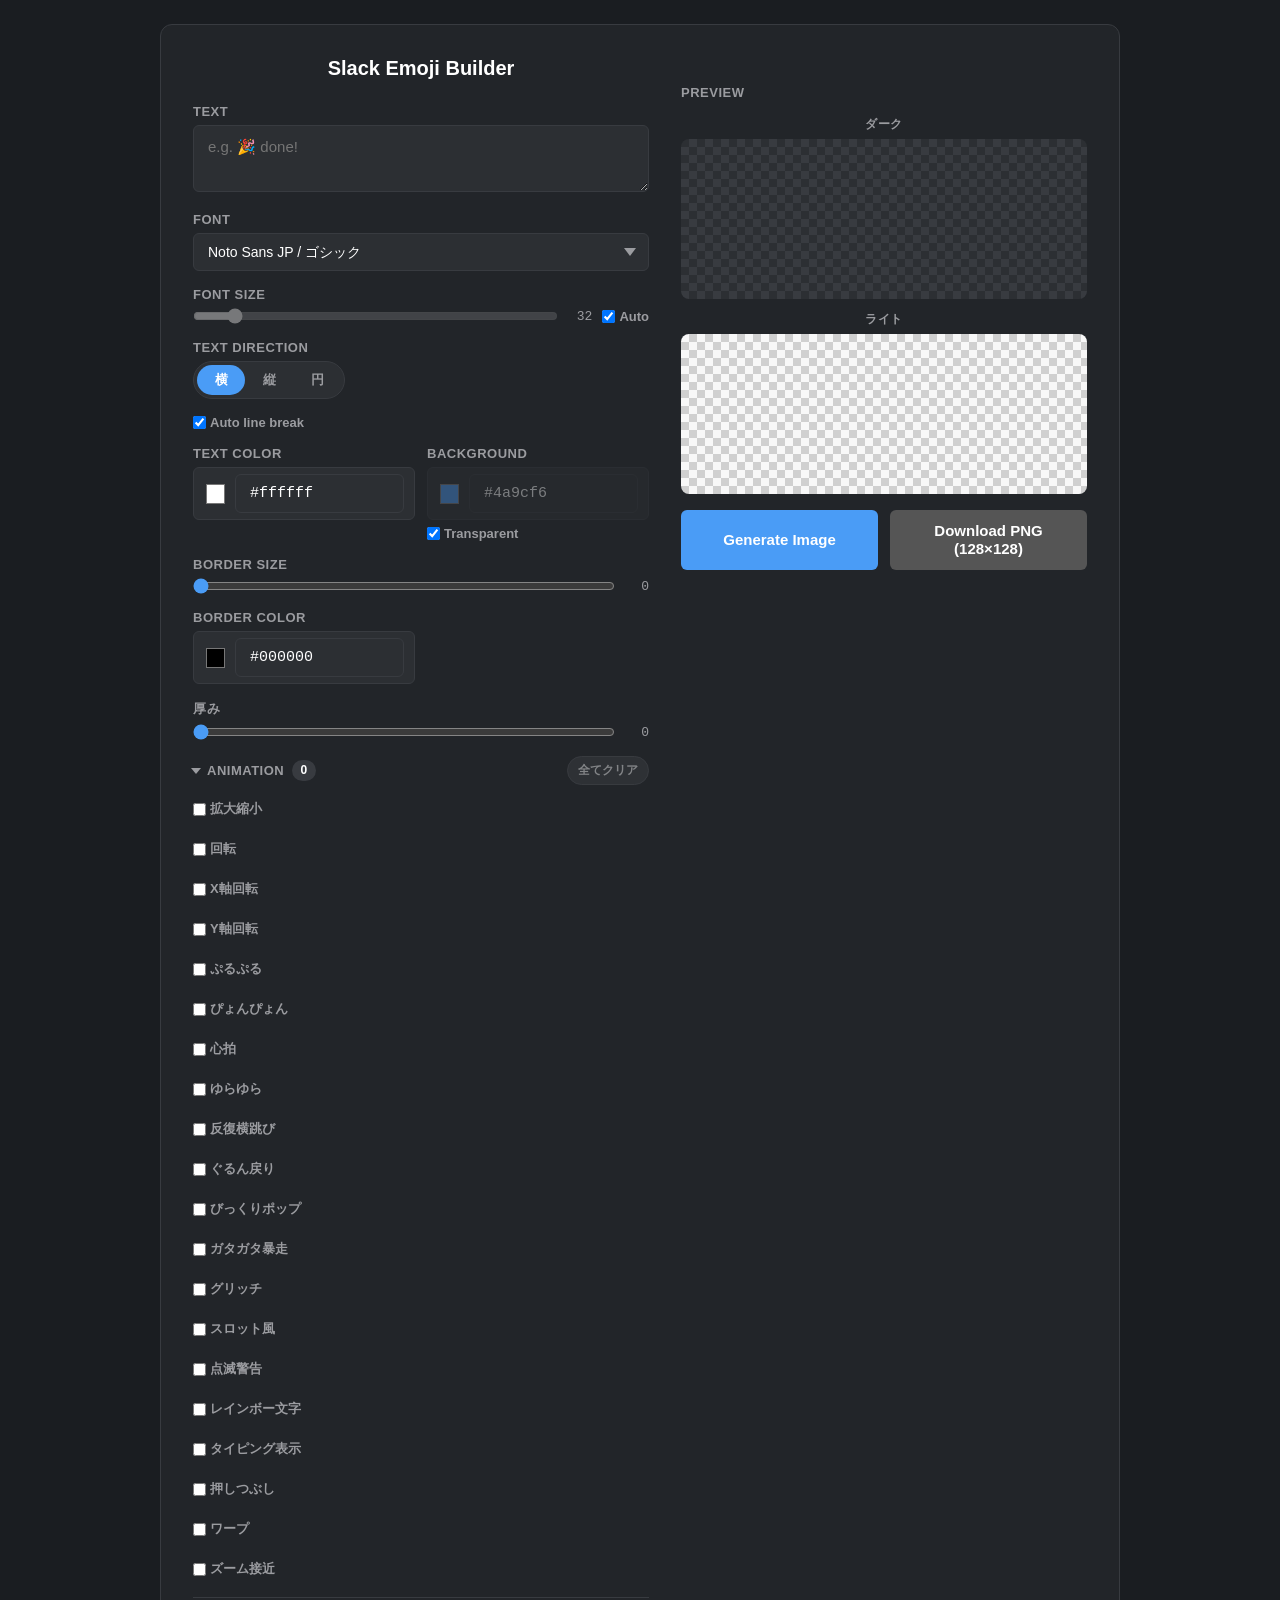
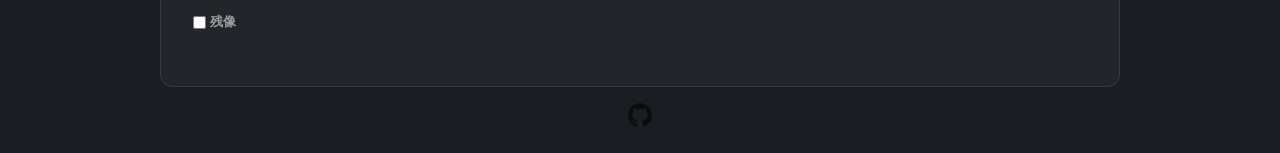
<file: src/index.html>
<!DOCTYPE html>
<html lang="en">
<head>
  <meta charset="UTF-8">
  <meta name="viewport" content="width=device-width, initial-scale=1.0">
  <title>Slack Emoji Builder</title>
  <link rel="preconnect" href="https://fonts.googleapis.com">
  <link rel="preconnect" href="https://fonts.gstatic.com" crossorigin>
  <link href="https://fonts.googleapis.com/css2?family=Dela+Gothic+One&family=DotGothic16&family=M+PLUS+1p:wght@400;700;900&family=M+PLUS+Rounded+1c:wght@400;700;900&family=Noto+Sans+JP:wght@400;700;900&family=Noto+Serif+JP:wght@400;700;900&family=Zen+Maru+Gothic:wght@400;700;900&display=swap" rel="stylesheet">
  <link rel="stylesheet" href="style.css" />
</head>
<body>
  <div class="container">
    <div class="form-section">
      <h1>Slack Emoji Builder</h1>

      <div class="field">
        <label for="text-input">Text</label>
        <textarea id="text-input" placeholder="e.g. 🎉 done!" rows="2"></textarea>
      </div>

      <div class="field">
        <label for="font-family">Font</label>
        <select id="font-family">
          <option value="&quot;Noto Sans JP&quot;, &quot;Hiragino Sans&quot;, &quot;Yu Gothic&quot;, Meiryo, sans-serif" selected>Noto Sans JP / ゴシック</option>
          <option value="&quot;Noto Serif JP&quot;, &quot;Yu Mincho&quot;, &quot;Hiragino Mincho ProN&quot;, serif">Noto Serif JP / 明朝</option>
          <option value="&quot;M PLUS 1p&quot;, &quot;Noto Sans JP&quot;, sans-serif">M PLUS 1p / 角丸ゴシック</option>
          <option value="&quot;M PLUS Rounded 1c&quot;, &quot;Noto Sans JP&quot;, sans-serif">M PLUS Rounded 1c / 丸ゴシック</option>
          <option value="&quot;Zen Maru Gothic&quot;, &quot;Noto Sans JP&quot;, sans-serif">Zen Maru Gothic / やわらか丸ゴシック</option>
          <option value="&quot;Dela Gothic One&quot;, &quot;Noto Sans JP&quot;, sans-serif">Dela Gothic One / 太字見出し</option>
          <option value="&quot;DotGothic16&quot;, &quot;Noto Sans JP&quot;, monospace">DotGothic16 / ドット</option>
          <option value="system-ui, -apple-system, BlinkMacSystemFont, &quot;Segoe UI&quot;, &quot;Hiragino Sans&quot;, &quot;Yu Gothic&quot;, Meiryo, sans-serif">システム日本語ゴシック</option>
        </select>
      </div>

      <div class="field">
        <label for="font-size">Font size</label>
        <div class="font-size-row font-size-control-row">
          <input type="range" id="font-size" />
          <span id="font-size-value" class="font-size-value"></span>
          <label class="auto-label">
            <input type="checkbox" id="font-size-auto" checked />
            Auto
          </label>
        </div>
      </div>

      <div class="field">
        <label>Text direction</label>
        <div class="direction-toggle" id="direction-toggle">
          <span class="direction-indicator" id="direction-indicator"></span>
          <button type="button" class="direction-btn active" data-direction="horizontal">横</button>
          <button type="button" class="direction-btn" data-direction="vertical">縦</button>
          <button type="button" class="direction-btn" data-direction="circle">円</button>
        </div>
      </div>

      <div class="field" id="circle-diameter-field" hidden>
        <label for="circle-diameter">円の直径</label>
        <div class="font-size-row">
          <input type="range" id="circle-diameter" />
          <span id="circle-diameter-value" class="font-size-value"></span>
        </div>
      </div>

      <div class="field" id="line-break-field">
        <label class="auto-label">
          <input type="checkbox" id="line-break" checked />
          Auto line break
        </label>
      </div>

      <div class="color-row">
        <div class="field">
          <label>Text color</label>
          <div class="color-input-wrap">
            <input type="color" id="text-color" value="#ffffff" />
            <input type="text" class="color-hex" id="text-color-hex" value="#ffffff" maxlength="7" spellcheck="false" />
          </div>
        </div>
        <div class="field">
          <label>Background</label>
          <div class="color-input-wrap" id="bg-color-wrap">
            <input type="color" id="bg-color" value="#4a9cf6" />
            <input type="text" class="color-hex" id="bg-color-hex" value="#4a9cf6" maxlength="7" spellcheck="false" />
          </div>
          <label class="auto-label">
            <input type="checkbox" id="bg-transparent" checked />
            Transparent
          </label>
        </div>
      </div>

      <div class="field">
        <label for="border-size">Border size</label>
        <div class="font-size-row">
          <input type="range" id="border-size" />
          <span id="border-size-value" class="font-size-value"></span>
        </div>
      </div>

      <div class="color-row">
        <div class="field">
          <label>Border color</label>
          <div class="color-input-wrap">
            <input type="color" id="border-color" value="#000000" />
            <input type="text" class="color-hex" id="border-color-hex" value="#000000" maxlength="7" spellcheck="false" />
          </div>
        </div>
        <div class="field"></div>
      </div>

      <div class="field">
        <label for="depth-size">厚み</label>
        <div class="font-size-row">
          <input type="range" id="depth-size" />
          <span id="depth-size-value" class="font-size-value"></span>
        </div>
      </div>

      <div class="field animation-field">
        <div class="animation-header">
          <button type="button" class="animation-toggle" id="animation-toggle" aria-expanded="true" aria-controls="animation-body">
            <span class="animation-chevron" id="animation-chevron" aria-hidden="true"></span>
            <span class="animation-title">ANIMATION</span>
            <span class="animation-count" id="animation-count">0</span>
          </button>
          <button type="button" class="animation-clear-btn" id="animation-clear-btn">全てクリア</button>
        </div>
        <div class="animation-body" id="animation-body">
          <div class="anim-container" id="anim-container"></div>
        </div>
      </div>
    </div>

    <div class="preview-section" id="preview-section">
      <span class="preview-label">Preview</span>
      <div class="preview-panels">
        <div class="preview-panel">
          <span class="preview-theme-label">ダーク</span>
          <div class="canvas-wrap canvas-wrap--dark" id="canvas-wrap-dark"></div>
        </div>
        <div class="preview-panel">
          <span class="preview-theme-label">ライト</span>
          <div class="canvas-wrap canvas-wrap--light" id="canvas-wrap-light"></div>
        </div>
      </div>
      <div class="field preview-frame-slider" id="preview-frame-slider" hidden>
        <div class="frame-slider-header">
          <label for="frame-slider">フレーム</label>
          <label class="auto-label">
            <input type="checkbox" id="frame-autoplay" checked />
            自動再生
          </label>
        </div>
        <div class="font-size-row">
          <input type="range" id="frame-slider" min="0" max="0" value="0" step="1" />
          <span id="frame-slider-value" class="font-size-value">0</span>
        </div>
      </div>
      <div class="preview-actions">
        <button type="button" id="generate-btn">Generate Image</button>
        <a id="download-link" download="emoji.png">
          <button class="download-btn" id="download-btn" disabled>Download PNG</button>
        </a>
      </div>
    </div>
  </div>

  <a href="https://github.com/matsudamper/slack-emoji-builder" class="github-link" target="_blank" rel="noopener noreferrer" aria-label="GitHubで表示">
    <svg class="github-icon" viewBox="0 0 98 96" xmlns="http://www.w3.org/2000/svg" aria-hidden="true">
      <path fill-rule="evenodd" clip-rule="evenodd" d="M48.854 0C21.839 0 0 22 0 49.217c0 21.756 13.993 40.172 33.405 46.69 2.427.49 3.316-1.059 3.316-2.362 0-1.141-.08-5.052-.08-9.127-13.59 2.934-16.42-5.867-16.42-5.867-2.184-5.704-5.42-7.17-5.42-7.17-4.448-3.015.324-3.015.324-3.015 4.934.326 7.523 5.052 7.523 5.052 4.367 7.496 11.404 5.378 14.235 4.074.404-3.178 1.699-5.378 3.074-6.6-10.839-1.141-22.243-5.378-22.243-24.283 0-5.378 1.94-9.778 5.014-13.2-.485-1.222-2.184-6.275.486-13.038 0 0 4.125-1.304 13.426 5.052a46.97 46.97 0 0 1 12.214-1.63c4.125 0 8.33.571 12.213 1.63 9.302-6.356 13.427-5.052 13.427-5.052 2.67 6.763.97 11.816.485 13.038 3.155 3.422 5.015 7.822 5.015 13.2 0 18.905-11.404 23.06-22.324 24.283 1.78 1.548 3.316 4.481 3.316 9.126 0 6.6-.08 11.897-.08 13.526 0 1.304.89 2.853 3.316 2.364 19.412-6.52 33.405-24.935 33.405-46.691C97.707 22 75.788 0 48.854 0z" fill="currentColor"/>
    </svg>
  </a>

  <script src="gif-encoder.js"></script>
  <script src="text-layout.js"></script>
  <script src="emoji-renderer.js"></script>
  <script src="animation.js"></script>
  <script src="preview.js"></script>
  <script src="script.js"></script>
</body>
</html>
</file>
<file: src/style.css>
*,
*::before,
*::after {
  box-sizing: border-box;
  margin: 0;
  padding: 0;
}

:root {
  --color-page: #1a1d21;
  --color-surface: #222529;
  --color-control: #2c2f33;
  --color-border: #383b40;
  --color-border-strong: #4a4d52;
  --color-button-subtle-hover: #45484d;
  --color-button-subtle-active: #34373c;
  --color-text: #d1d2d3;
  --color-text-strong: #fff;
  --color-text-inverse: #000;
  --color-muted: #9b9ca0;
  --color-accent: #4a9cf6;
  --color-accent-hover: #3a8ce6;
  --color-accent-active: #2a7cd6;
  --color-success: #27a867;
  --color-success-hover: #20946e;
  --color-danger: #e05252;
  --color-disabled: #555;
  --color-hover-overlay: rgba(255, 255, 255, 0.08);
  --color-checker-dark-a: #383b40;
  --color-checker-dark-b: #2c2f33;
  --color-checker-light-a: #d0d0d0;
  --color-checker-light-b: #f8f8f8;
  --radius-sm: 4px;
  --radius-md: 6px;
  --radius-lg: 8px;
  --radius-panel: 12px;
  --radius-pill: 999px;
}

body {
  font-family: -apple-system, BlinkMacSystemFont, "Segoe UI", Roboto, sans-serif;
  background: var(--color-page);
  color: var(--color-text);
  min-height: 100vh;
  display: flex;
  flex-direction: column;
  align-items: center;
  justify-content: center;
  padding: 24px;
}

.container {
  background: var(--color-surface);
  border: 1px solid var(--color-border);
  border-radius: var(--radius-panel);
  padding: 32px;
  width: 100%;
  max-width: 520px;
  display: flex;
  flex-direction: column;
}

@media (min-width: 900px) {
  .container {
    max-width: 960px;
    flex-direction: row;
    align-items: flex-start;
    gap: 32px;
  }

  .form-section {
    flex: 0 0 456px;
  }

  .preview-section {
    flex: 1;
    margin-top: 0;
    position: sticky;
    top: 24px;
  }
}

h1 {
  font-size: 20px;
  font-weight: 700;
  color: var(--color-text-strong);
  margin-bottom: 24px;
  text-align: center;
}

.field {
  margin-bottom: 16px;
}

label {
  display: block;
  font-size: 13px;
  font-weight: 600;
  color: var(--color-muted);
  margin-bottom: 6px;
  text-transform: uppercase;
  letter-spacing: 0.5px;
}

input[type="text"],
textarea {
  width: 100%;
  padding: 10px 14px;
  background: var(--color-control);
  border: 1px solid var(--color-border);
  border-radius: var(--radius-md);
  color: var(--color-text-strong);
  font-size: 15px;
  outline: none;
  transition: border-color 0.15s;
}

input[type="text"]:focus,
textarea:focus {
  border-color: var(--color-accent);
}

textarea {
  font-family: inherit;
  resize: vertical;
  min-height: 48px;
  line-height: 1.5;
}

.auto-label:has(input[type="checkbox"]:disabled) {
  opacity: 0.45;
  cursor: not-allowed;
}

select {
  width: 100%;
  padding: 10px 14px;
  background: var(--color-control);
  border: 1px solid var(--color-border);
  border-radius: var(--radius-md);
  color: var(--color-text-strong);
  font-size: 14px;
  outline: none;
  cursor: pointer;
  appearance: none;
  background-image: url("data:image/svg+xml,%3Csvg xmlns='http://www.w3.org/2000/svg' width='12' height='8' viewBox='0 0 12 8'%3E%3Cpath fill='%239b9ca0' d='M0 0l6 8 6-8z'/%3E%3C/svg%3E");
  background-repeat: no-repeat;
  background-position: right 12px center;
}

.color-row {
  display: flex;
  gap: 12px;
}

.color-row .field {
  flex: 1;
}

.color-input-wrap {
  display: flex;
  align-items: center;
  gap: 8px;
  background: var(--color-control);
  border: 1px solid var(--color-border);
  border-radius: var(--radius-md);
  padding: 6px 10px;
}

.color-input-wrap + .auto-label {
  margin-top: 6px;
}

input[type="color"] {
  width: 28px;
  height: 28px;
  border: none;
  border-radius: var(--radius-sm);
  cursor: pointer;
  padding: 0;
  background: none;
}

.color-hex {
  font-size: 13px;
  color: var(--color-muted);
  font-family: monospace;
  background: none;
  border: 1px solid transparent;
  border-radius: var(--radius-sm);
  outline: none;
  padding: 2px 4px;
  width: 7ch;
  transition: border-color 0.15s;
}

.color-hex:focus {
  border-color: var(--color-accent);
  color: var(--color-text-strong);
}

.color-hex.invalid {
  border-color: var(--color-danger);
  color: var(--color-danger);
}

button {
  border: none;
  color: var(--color-text-strong);
  cursor: pointer;
  font-family: inherit;
  font-weight: 600;
  transition: background 0.15s;
}

#generate-btn,
.download-btn {
  width: 100%;
  padding: 12px;
  background: var(--color-accent);
  border-radius: var(--radius-md);
  font-size: 15px;
}

#generate-btn:hover {
  background: var(--color-accent-hover);
}

#generate-btn:active {
  background: var(--color-accent-active);
}

.preview-section {
  margin-top: 28px;
  display: flex;
  flex-direction: column;
  align-items: center;
  gap: 16px;
}

.preview-label {
  font-size: 13px;
  font-weight: 600;
  color: var(--color-muted);
  text-transform: uppercase;
  letter-spacing: 0.5px;
  align-self: flex-start;
}

.preview-panels {
  display: flex;
  flex-direction: column;
  gap: 12px;
  width: 100%;
}

.preview-frame-slider {
  width: 100%;
  align-self: stretch;
}

.preview-frame-slider .frame-slider-header {
  display: flex;
  justify-content: space-between;
  align-items: center;
  gap: 12px;
}

.preview-frame-slider .font-size-row {
  width: 100%;
}

.preview-frame-slider input[type="range"] {
  flex: 1;
  min-width: 0;
}

.preview-panel {
  display: flex;
  flex-direction: column;
  align-items: center;
  gap: 6px;
  width: 100%;
}

.preview-theme-label {
  font-size: 12px;
  font-weight: 600;
  color: var(--color-muted);
  letter-spacing: 0.5px;
}

.canvas-wrap {
  border-radius: var(--radius-lg);
  padding: 16px;
  display: flex;
  gap: 16px;
  align-items: flex-end;
  flex-wrap: wrap;
  justify-content: center;
  min-height: 160px;
  width: 100%;
}

.canvas-wrap--dark {
  background: repeating-conic-gradient(var(--color-checker-dark-a) 0% 25%, var(--color-checker-dark-b) 0% 50%) 0 0 / 16px 16px;
}

.canvas-wrap--light {
  background: repeating-conic-gradient(var(--color-checker-light-a) 0% 25%, var(--color-checker-light-b) 0% 50%) 0 0 / 16px 16px;
}

.size-box {
  display: flex;
  flex-direction: column;
  align-items: center;
  gap: 6px;
  max-width: 100%;
}

.size-box canvas,
.size-box img {
  display: block;
  max-width: 100%;
  height: auto;
  image-rendering: pixelated;
  outline: 2px solid currentColor;
}

.size-tag {
  font-size: 11px;
  color: currentColor;
}

.canvas-wrap--dark .size-box {
  color: var(--color-text-strong);
}

.canvas-wrap--light .size-box {
  color: var(--color-text-inverse);
}

.preview-actions {
  display: grid;
  grid-template-columns: repeat(2, minmax(0, 1fr));
  gap: 12px;
  width: 100%;
}

.preview-actions a {
  display: flex;
  min-width: 0;
  text-decoration: none;
}

.preview-actions button {
  height: 100%;
  margin-top: 0;
  min-height: 48px;
  line-height: 1.2;
  white-space: normal;
}

.download-btn {
  background: var(--color-success);
  margin-top: 0;
}

.download-btn:hover {
  background: var(--color-success-hover);
}

.download-btn:disabled {
  background: var(--color-disabled);
  cursor: not-allowed;
}

.font-size-row {
  display: flex;
  align-items: center;
  gap: 10px;
  min-width: 0;
}

.font-size-row input[type="range"] {
  flex: 1;
  min-width: 0;
  accent-color: var(--color-accent);
  cursor: pointer;
}

.font-size-row input[type="range"]:disabled {
  opacity: 0.5;
  cursor: not-allowed;
}

.font-size-value {
  font-size: 13px;
  color: var(--color-muted);
  font-family: monospace;
  min-width: 24px;
  text-align: right;
  white-space: nowrap;
  flex-shrink: 0;
}

.direction-toggle {
  display: inline-flex;
  position: relative;
  background: var(--color-control);
  border: 1px solid var(--color-border);
  border-radius: var(--radius-pill);
  padding: 3px;
}

.direction-indicator {
  position: absolute;
  top: 3px;
  left: 3px;
  width: calc(33.333% - 2px);
  height: calc(100% - 6px);
  background: var(--color-accent);
  border-radius: var(--radius-pill);
  transition: transform 0.2s ease;
  pointer-events: none;
}

.direction-indicator.pos-1 {
  transform: translateX(100%);
}

.direction-indicator.pos-2 {
  transform: translateX(200%);
}

.direction-btn {
  position: relative;
  z-index: 1;
  width: 48px;
  padding: 6px 0;
  margin: 0;
  background: none;
  border: none;
  border-radius: var(--radius-pill);
  color: var(--color-muted);
  font-size: 13px;
  font-weight: 600;
  cursor: pointer;
  transition: color 0.2s ease, background 0.2s ease;
}

.direction-btn:hover {
  background: var(--color-hover-overlay);
}

.direction-btn.active {
  color: var(--color-text-strong);
}

.auto-label {
  display: flex;
  align-items: center;
  gap: 4px;
  font-size: 13px;
  color: var(--color-muted);
  text-transform: none;
  letter-spacing: 0;
  cursor: pointer;
  white-space: nowrap;
  margin-bottom: 0;
}

.animation-header {
  display: flex;
  align-items: center;
  justify-content: space-between;
  gap: 10px;
  margin-bottom: 8px;
}

.animation-toggle,
.animation-clear-btn {
  width: auto;
  margin-top: 0;
}

.animation-toggle {
  display: inline-flex;
  align-items: center;
  align-self: stretch;
  flex: 1;
  gap: 8px;
  min-width: 0;
  padding: 0;
  background: none;
  color: var(--color-muted);
  border: none;
  font-size: 13px;
  font-weight: 600;
  letter-spacing: 0.5px;
}

.animation-toggle:hover,
.animation-toggle:active {
  background: none;
}

.animation-chevron {
  width: 0;
  height: 0;
  border-top: 5px solid transparent;
  border-bottom: 5px solid transparent;
  border-left: 6px solid var(--color-muted);
  transform: rotate(90deg);
  transition: transform 0.15s ease;
}

.animation-toggle.collapsed .animation-chevron {
  transform: rotate(0deg);
}

.animation-count {
  min-width: 24px;
  padding: 2px 8px;
  border-radius: var(--radius-pill);
  background: var(--color-border);
  color: var(--color-text-strong);
  font-size: 12px;
  line-height: 1.4;
  text-align: center;
}

.animation-clear-btn {
  flex-shrink: 0;
  padding: 5px 10px;
  background: var(--color-border);
  color: var(--color-text);
  border: 1px solid var(--color-border-strong);
  border-radius: var(--radius-pill);
  font-size: 12px;
}

.animation-clear-btn:hover {
  background: var(--color-button-subtle-hover);
}

.animation-clear-btn:active {
  background: var(--color-button-subtle-active);
}

.animation-clear-btn:disabled {
  opacity: 0.55;
  cursor: not-allowed;
}

.animation-body.collapsed {
  display: none;
}

.anim-container {
  display: flex;
  flex-direction: column;
  gap: 8px;
}

.anim-row {
  display: grid;
  grid-template-columns: 9em minmax(0, 1fr);
  align-items: start;
  column-gap: 16px;
}

.anim-row > .auto-label {
  width: 9em;
  min-height: 32px;
}

.anim-sub {
  display: none;
  flex-direction: column;
  gap: 8px;
  width: 100%;
}

.anim-control {
  display: grid;
  grid-template-columns: 5.75em minmax(0, 1fr);
  align-items: center;
  gap: 10px;
  width: 100%;
}

.anim-control > label {
  display: block;
  margin-bottom: 0;
  text-transform: none;
  letter-spacing: 0;
  width: 5.75em;
}

.anim-control .font-size-row {
  width: 100%;
  min-width: 0;
}

.anim-checkbox-row {
  display: flex;
  align-items: center;
  min-height: 24px;
}

@media (max-width: 560px) {
  .font-size-control-row {
    display: grid;
    grid-template-columns: minmax(0, 1fr) auto;
    grid-template-areas:
      "slider value"
      "auto auto";
    column-gap: 10px;
    row-gap: 8px;
  }

  .font-size-control-row #font-size {
    grid-area: slider;
    width: 100%;
  }

  .font-size-control-row #font-size-value {
    grid-area: value;
  }

  .font-size-control-row .auto-label {
    grid-area: auto;
  }

  .animation-header {
    align-items: flex-start;
  }

  .animation-toggle {
    min-height: 28px;
  }

  .anim-row {
    grid-template-columns: 1fr;
    row-gap: 8px;
  }

  .anim-row > .auto-label {
    width: auto;
  }

  .anim-control {
    grid-template-columns: 1fr;
    gap: 6px;
  }

  .anim-control > label {
    width: auto;
  }
}

.anim-sub.visible {
  display: flex;
}

.anim-afterimage-row {
  border-top: 1px solid var(--color-border);
  padding-top: 8px;
  margin-top: 4px;
}

.github-link {
  margin-top: 16px;
  color: rgba(255, 255, 255, 0.75);
  transition: color 0.15s;
  line-height: 0;
  display: inline-flex;
}

.github-link:hover {
  color: rgba(255, 255, 255, 0.95);
}

.github-icon {
  width: 24px;
  height: 24px;
  display: block;
}

@media (prefers-color-scheme: light) {
  .github-link {
    color: rgba(0, 0, 0, 0.6);
  }

  .github-link:hover {
    color: rgba(0, 0, 0, 0.85);
  }
}
</file>
